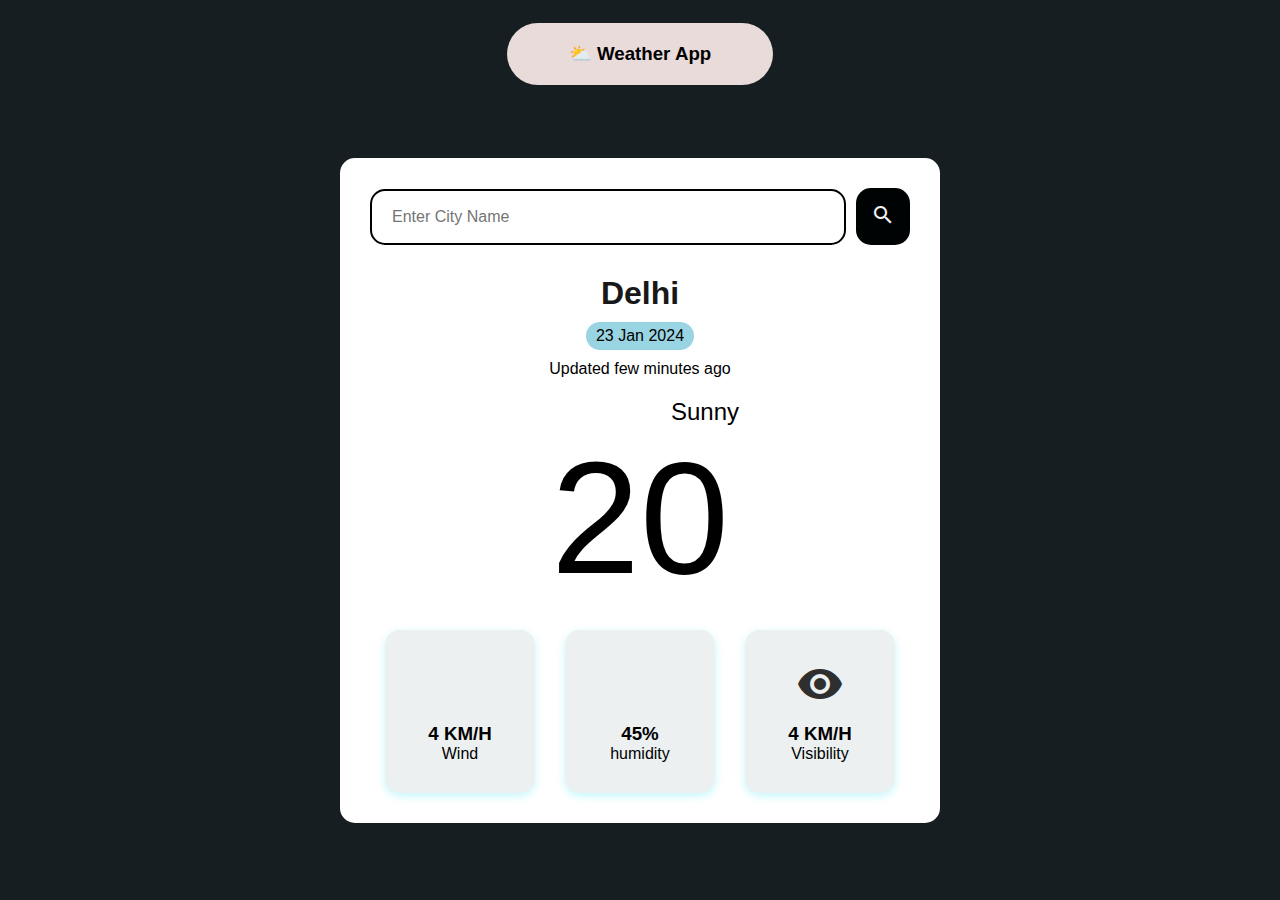
<file: index.html>
<!DOCTYPE html>
<html lang="en">
    <head>
        <meta charset="UTF-8" />
        <meta name="viewport" content="width=device-width, initial-scale=1.0" />
        <link
            rel="stylesheet"
            href="https://fonts.googleapis.com/icon?family=Material+Icons"
        />
        <title>Weather App</title>
        <link rel="stylesheet" href="style.css" />
        
    </head>
    <body>
        <div class="hd2">
        <h3 class="header"> &nbsp; &nbsp; &nbsp; &nbsp; ⛅ Weather App &nbsp;  &nbsp;  &nbsp; &nbsp; </h3>
    </div>
        <div class="weather-app">
            <form class="search-form" action="">
                <input
                    class="city-input"
                    type="text"
                    placeholder="Enter City Name"
                />
                <button class="search-btn" type="submit">
                    <i class="material-icons">search</i>
                </button>
            </form>
            <div class="city-date-section">
                <h2 class="city">Delhi</h2>
                <p class="date">23 Jan 2024</p>
                <p>Updated few minutes ago</p>
            </div>
            <div class="temperature-info">
                <div class="description">
                    <i class="material-icons">sunny</i>
                    <span class="description-text">Sunny</span>
                </div>
                <div class="temp">20</div>
            </div>
            <div class="additional-info">
                <div class="wind-info">
                    <i class="material-icons">air</i>
                    <div>
                        <h3 class="wind-speed">4 KM/H</h3>
                        <p class="wind-label">Wind</p>
                    </div>
                </div>
                <div class="humidity-info">
                    <i class="material-icons">water_drop</i>
                    <div>
                        <h3 class="humidity">45%</h3>
                        <p class="humidity-label">humidity</p>
                    </div>
                </div>
                <div class="visibility-info">
                    <i class="material-icons">visibility</i>
                    <div>
                        <h3 class="visibility-distance">4 KM/H</h3>
                        <p class="visibility">Visibility</p>
                    </div>
                </div>
            </div>
        </div>
        

        <script src="jva.js"></script>
    </body>
</html>
</file>
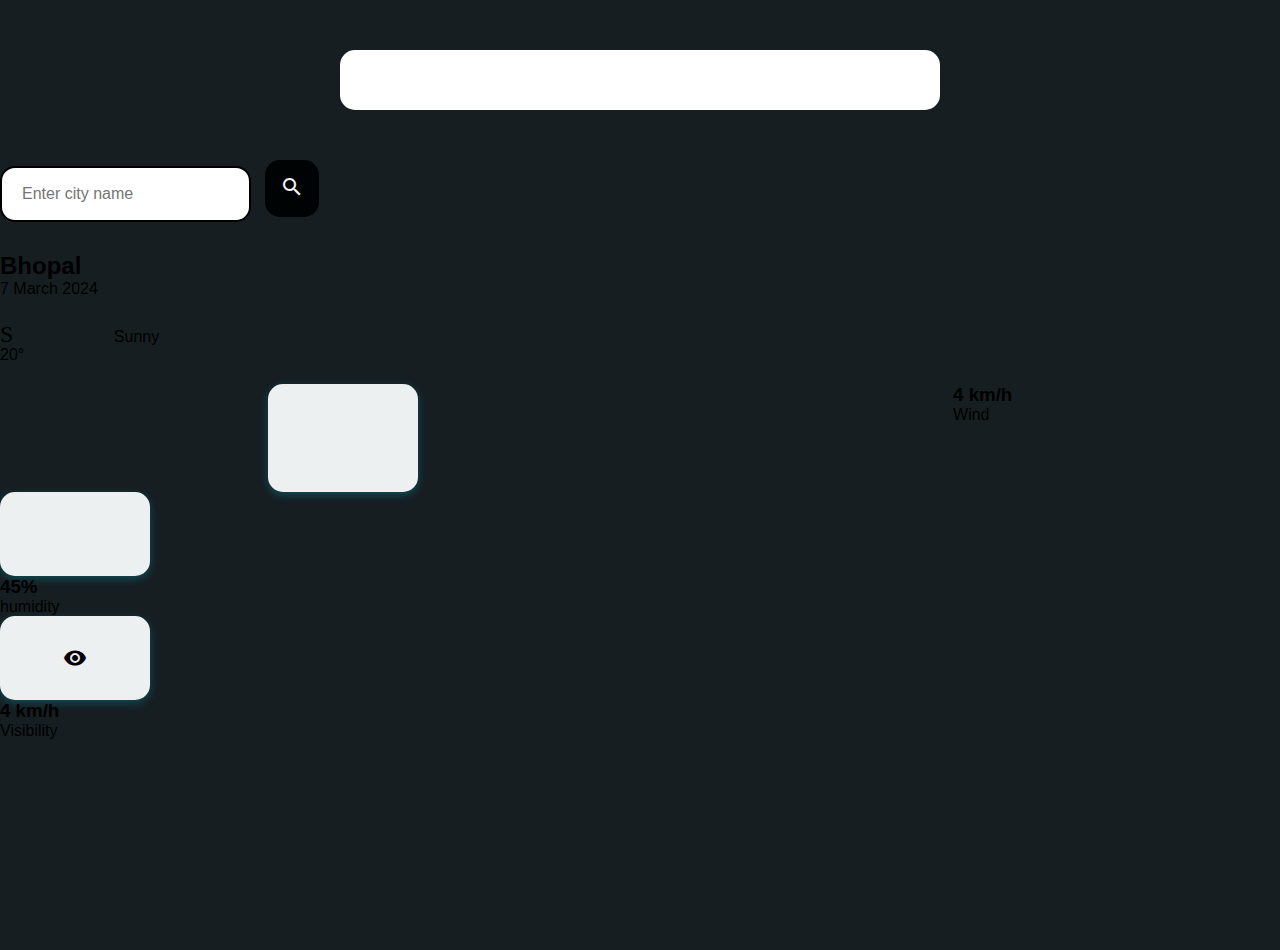
<file: indextest.html>
<!DOCTYPE html>
<html lang="en">
<head>
    <meta charset="UTF-8">
    <meta name="viewport" content="width=device-width, initial-scale=1.0">

    <link
    rel="stylesheet"
    href="https://fonts.googleapis.com/icon?family=Material+Icons"

/>
<title>Weather app</title>
<link rel="stylesheet" href="style.css">
</head>
<body>
    <div class="weather-app"></div>
    <form class="search-box" action="">
        <input class="city-input" type="text" placeholder="Enter city name"/>
        <button class="search-btn" type="submit">
            <i class="material-icons">search</i>
        </button>
        </form>
        <div class="city-date-section"></div>
        <h2 class="city">Bhopal</h2>
        <p class="date">7 March 2024</p>
        <div class="temperature-info"></div>
        <div class="description">
            <i class="material-icons">Sunny</i>
            <span class="description-text">Sunny</span>
        </div>
        <div class="temp">20°</div>
        <div class="additional-info">
            <div class="wind-info">
                <i class="material-icons">air</i>
            </div>
            <div>
                <h3 class="wind-speed">4 km/h</h3>
                <p class="wind-label">Wind</p>
            </div>
        </div>
        <div class="humidity-info">
            <i class="material-icons">water_drop</i>
        </div>
        <div>
            <h3 class="humidity">45%</h3>
            <p class="humidity">humidity</p>
        </div>
    </div>
    <div class="visibility-info">
        <i class="material-icons">visibility</i>
    </div>
    <div>
        <h3 class="visibility-distance">4 km/h</h3>
        <p class="visibility">Visibility</p>
    </div>
</div>
</div>
</div>
</body>
</html>
</file>
<file: style.css>
* {
    margin: 0;
    padding: 0;
    box-sizing: border-box;
}
.header{
    background-color: rgb(234, 219, 219);
    padding: 20px;
    /* text-align: center; */
    border-radius: 50px;
    max-width: 435px;



}
.hd2{
    padding: 23px;
    display:flex;
    justify-content:center;
}

body {
    background-color: hsl(202, 20%, 11%);
    font-family: Arial, Helvetica, sans-serif;
    height: 100vh;
}

.weather-app {
    background-color: white;
    max-width: 600px;
    margin: 50px auto;
    padding: 30px;
    border-radius: 15px;
}

.search-form {
    display: flex;
    align-items: center;
}

input[type="text"] {
    flex: 1;
    padding: 20px;
    border: 2px solid #000000;
    border-radius: 15px;
    font-size: 1rem;
    height: 3.5rem;
}

.search-btn {
    background-color: #000304;
    border: none;
    padding: 15px;
    border-radius: 15px;
    cursor: pointer;
    color: rgb(246, 243, 243);
    margin-left: 10px;
    transition: backgroung-color 0.3s ease;
}

.search-btn:hover {
    background-color: #464a4d;
}

.city-date-section {
    margin-top: 30px;
    display: flex;
    align-items: center;
    justify-content: center;
    flex-direction: column;
    gap: 10px;
}

.city-date-section .city {
    font-size: 2rem;
    opacity: 0.9;
}

.city-date-section .date {
    background-color: #99d4e2;
    padding: 5px 10px;
    border-radius: 15px;
}

.temperature-info {
    margin-top: 20px;
    display: flex;
    align-items: center;
    justify-content: center;
    flex-direction: column;
}

.temperature-info .temp {
    font-size: 10rem;
}

.temperature-info .description {
    display: flex;
    align-items: center;
    justify-content: center;
    gap: 10px;
}

.temperature-info .description i {
    font-size: 1.5rem;
    opacity: 0.8;
}

.temperature-info .description span {
    font-size: 1.5rem;
}

.additional-info {
    margin-top: 20px;
    display: flex;
    justify-content: space-around;
}

.wind-info,
.humidity-info,
.visibility-info {
    background-color: #ecf0f1;
    width: 150px;
    display: flex;
    align-items: center;
    justify-content: center;
    flex-direction: column;
    gap: 15px;
    border-radius: 15px;
    padding: 30px 20px;
    box-shadow: rgba(4, 223, 243, 0.24) 0px 3px 8px;
}

.additional-info .material-icons {
    font-size: 3rem;
    opacity: 0.8;
}

.wind-info div,
.humidity-info div,
.visibility-info div {
    text-align: center;
}
</file>
